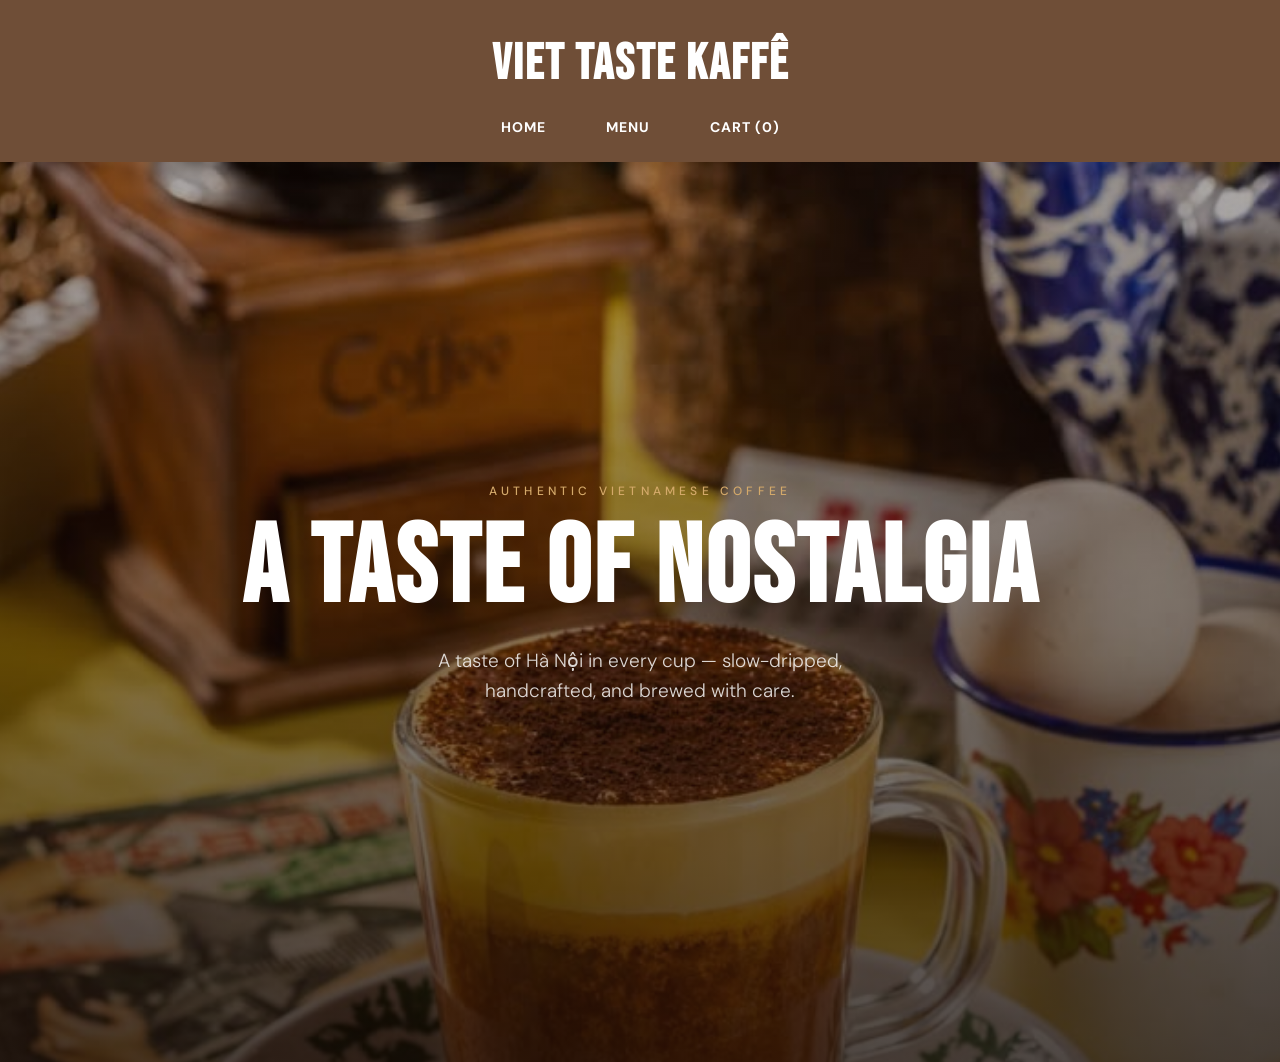
<file: index.html>
<!-- ========================================
     PRODUCT DETAIL PAGE

     Notes:
     Basic page structure follows standard HTML practice.Some advanced layout sections were refined with AI assistance and adapted for the final project.

     Technical references:
     - MDN Web Docs: Basic HTML syntax
     - MDN Web Docs: <nav> element
     - MDN Web Docs: <script> element
     - MDN Web Docs: localStorage
======================================== -->
<!DOCTYPE html>
<html lang="en">
<head>
<!-- Basic page settings -->
  <meta charset="UTF-8">
  <meta name="viewport" content="width=device-width, initial-scale=1.0">

<!-- Page title -->
  <title>Viet Taste Kaffê</title>

<!-- Link to main stylesheet -->
  <link rel="stylesheet" href="style.css">
  <script src="cart.js"></script>
</head>

<body>
<!-- Website header and navigation -->
  <header>
    <h1>Viet Taste Kaffê</h1>

    <nav>
      <a href="index.html">Home</a>
      <a href="products.html">Menu</a>
      <a href="cart.html">Cart (<span class="cart-count">0</span>)</a>
    </nav>
  </header>



    <!-- Learn from Claude.ai -->

    <!-- HERO: full-screen image + overlay text -->
    <section class="hero">
        <div class="hero-bg" id="heroBg"></div>
        <div class="hero-overlay"></div>
        <div class="hero-content">
        <p class="hero-eyebrow">Authentic Vietnamese Coffee</p>
        <h1 class="hero-title">A taste of Nostalgia</h1>
        <p class="hero-sub">A taste of Hà Nội in every cup — slow-dripped, handcrafted, and brewed with care.</p>
        
    </section>

</body>

</html>
</file>
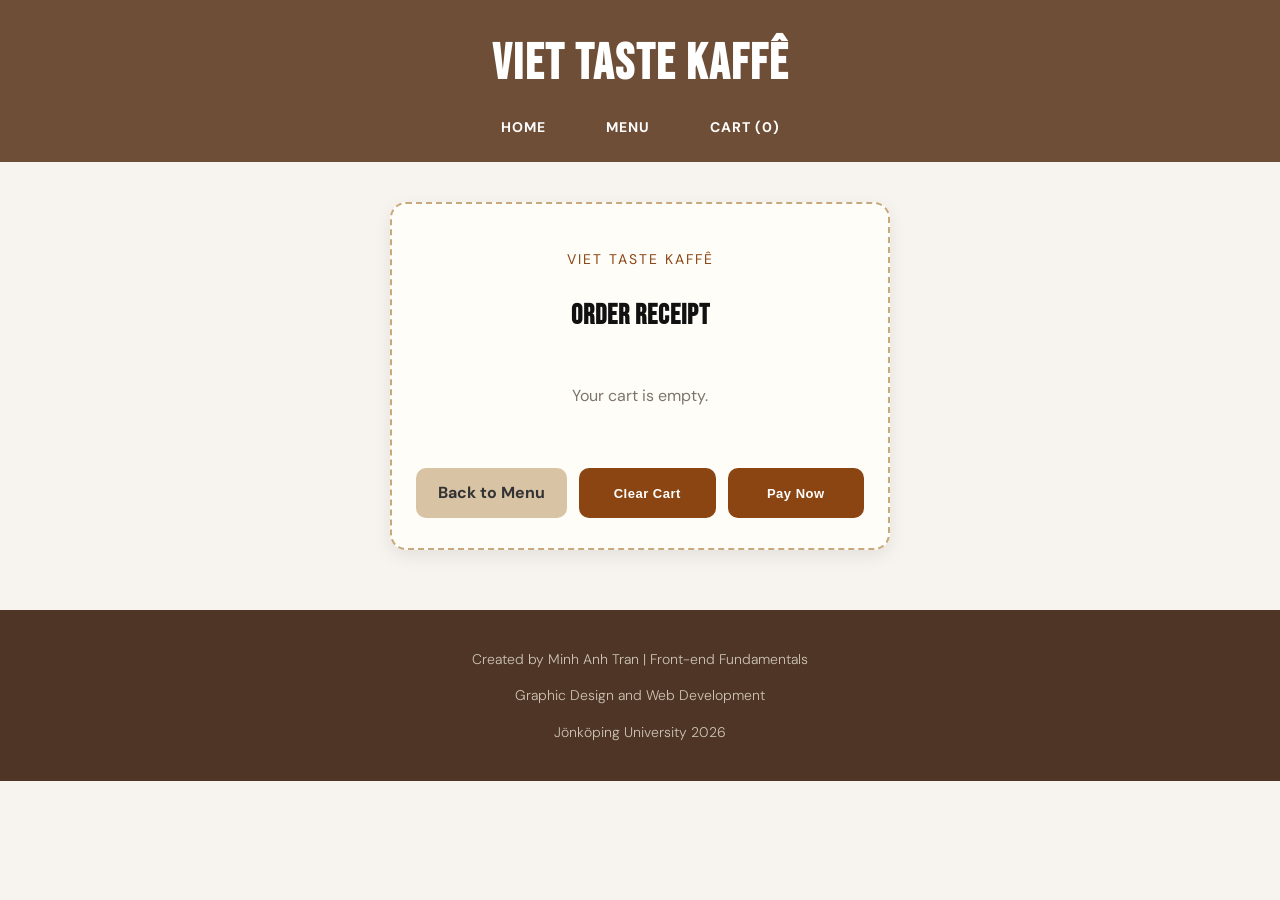
<file: cart.html>
<!DOCTYPE html>
<html lang="en">

<head>

  <!-- Basic page settings -->
  <meta charset="UTF-8">
  <meta name="viewport" content="width=device-width, initial-scale=1.0">

  <!-- Page title -->
  <title>Cart | Viet Taste Kaffê</title>

  <!-- Link to main stylesheet -->
  <link rel="stylesheet" href="style.css">

</head>

<!-- Website header and nagigation -->  

<header>
    <h1>Viet Taste Kaffê</h1>

  <!-- Navigation  -->
  <nav> 
    <a href= "index.html">Home</a>
    <a href= "products.html">Menu</a>
    <!-- Cart link with cart count number -->
    <a href="cart.html">Cart (<span class="cart-count">0</span>)</a>
  </nav>
</header>

<!-- Cart Page -->
  <main class="cart-page">
    <section class="receipt-card">
      <p class="receipt-subtitle">Viet Taste Kaffê</p>
      <h2 class="receipt-title">Order Receipt</h2>

      <div id="cart-content"></div>

      <div class="receipt-buttons">
        <a href="products.html" class="btn btn-secondary">Back to Menu</a>
        <button class="btn" onclick="clearCart(); renderCart(); updateCartCount()">
        Clear Cart
        </button>
        <button class="btn" onclick="checkout()">
        Pay Now
        </button>
      </div>
    </section>
  </main>

  <!-- Share cart data -->
  <script src="cart.js"></script>

<!-- =========================
    DISPLAY ITEMS IN CART
  ========================== -->

  <script>
    // Get current cart data from cart.js
    function renderCart() {
      const cart = getCart();
      const cartContent = document.getElementById("cart-content");

    // Cart is empty => empty message 
      if (cart.length === 0) {
        cartContent.innerHTML = `
          <div class="receipt-empty">
            <p>Your cart is empty.</p>
          </div>
        `;
        return;
      }

      // Variable for all cart items + total price
      let html = "";
      let total = 0;

      /* Loop through each product in cart */
      cart.forEach(item => {
        const subtotal = item.price * item.quantity;
        total += subtotal; // Add subtotal into final total


      // Create one cart row for each item
        html += `
        <div class="cart-row">

             <!-- Row 1: Product name + qty controls -->
                <div class="cart-row-top">
                <span class="cart-item-name">${item.name}</span>
                <div class="cart-qty-controls">
                    <button onclick="handleDecrease('${item.id}')">-</button>
                    <span>${item.quantity}</span>
                    <button onclick="handleIncrease('${item.id}')">+</button>
                </div>
                </div>

              <!-- Row 2: unit price + remove link -->
            
            <div class="cart-item-bottom">
                <span class="cart-item-unit">$${item.price}</span>
                <button class="remove-link" onclick="handleRemove('${item.id}')">
                Remove
                </button>
            </div>
            
        </div>

        <!-- Divider line between products -->
        <div class="receipt-divider"></div>
        `;
      });

      // Add final total section at the bottom
      html += `
        <div class="receipt-line total-line">
          <span>Total</span>
          <span>${total} $</span>
        </div>
      `;

      // Insert the full HTML into cart-content
      cartContent.innerHTML = html;
    }

/* =========================
    INCREASE ITEM QUANTITY
    ========================== */

    function handleIncrease(id) {
      increaseItem(id);
      renderCart();
      updateCartCount();
    }

/* =========================
    DECREASE ITEM QUANTITY
    ========================== */

    function handleDecrease(id) {
      decreaseItem(id);
      renderCart();
      updateCartCount();
    }

/* =========================
    REMOVE ITEM
    ========================== */
    function handleRemove(id) {
      removeItem(id);
      renderCart();
      updateCartCount();
    }

/* =========================
    CHECKOUT
    ========================== */
    function checkout() {
      alert("Thank you for your order!");
      clearCart();
      renderCart();
      updateCartCount();
    }

/* =========================
    INITIAL PAGE LOAD
    ========================== */
    document.addEventListener("DOMContentLoaded", renderCart);
    
  </script>

    <!-- Footer of the website -->
    <footer>
        <p>Created by Minh Anh Tran | Front-end Fundamentals</p>
        <p>Graphic Design and Web Development</p>
        <p>Jönköping University 2026</p>
    </footer>


</body>
</html>
</file>
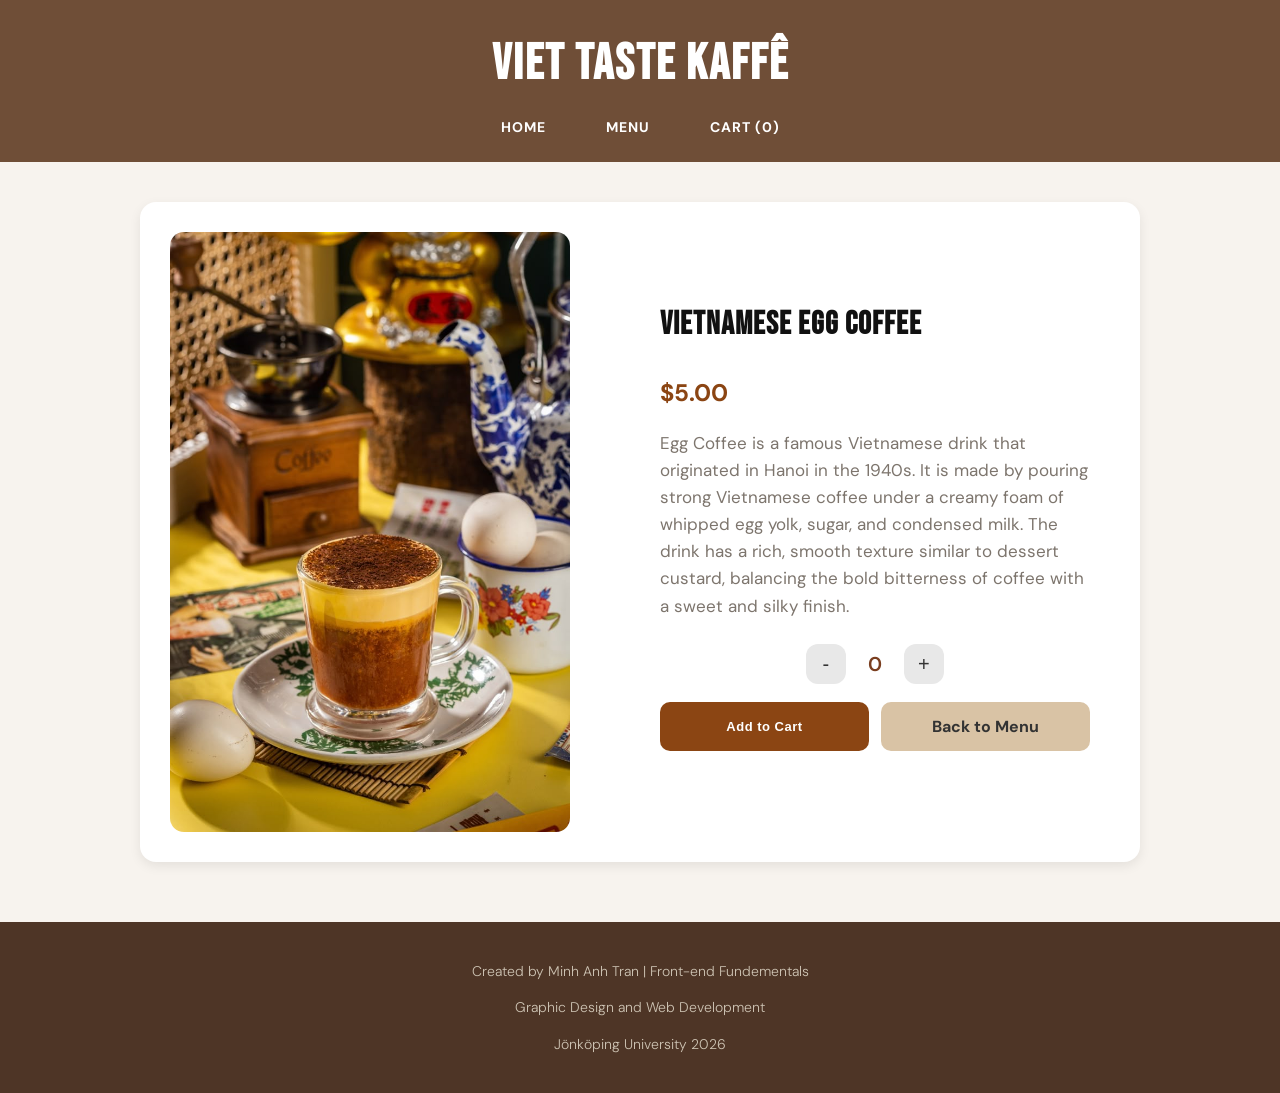
<file: product-eggcafe.html>
<!-- ======================================================
     PRODUCT DETAIL PAGE

     References:
     https://developer.mozilla.org/en-US/docs/Learn_web_development/Core/Structuring_content/Basic_HTML_syntax
     https://developer.mozilla.org/en-US/docs/Web/HTML/Element/nav
     https://developer.mozilla.org/en-US/docs/Web/API/Window/localStorage
     https://javascript.info/localstorage
     https://www.w3schools.com/js/js_api_web_storage.asp

     Notes:
     Some interface structure and JavaScript logic were
     developed with assistance from AI tools and adapted
     for this individual project.
====================================================== -->

<!DOCTYPE html>
<html lang="en">
<head>
<!-- Basic page settings -->
  <meta charset="UTF-8">
  <meta name="viewport" content="width=device-width, initial-scale=1.0">

<!-- Page title -->
  <title>Coffee Detail | Viet Taste Kaffê</title>

<!-- Link to main stylesheet -->
  <link rel="stylesheet" href="style.css">
</head>

<body>
<!-- Website header and navigation -->
  <header>
    <h1>Viet Taste Kaffê</h1>

    <nav>
      <a href="index.html">Home</a>
      <a href="products.html">Menu</a>
      <a href="cart.html">Cart (<span class="cart-count">0</span>)</a>
    </nav>
  </header>

<!-- Product Detail -->
  <main class="product-detail-page">
    
    <section class="product-detail">
      
      <!-- Left: Image -->
      <div class="product-detail-image">
        <img src="images/EggCoffee.jpeg" alt="Vietnamese Egg Coffee">
      </div>

      <!-- Right: Info -->
      <div class="product-detail-info">
        <h2>Vietnamese Egg Coffee</h2>
        <p class="price">$5.00</p>
        <p class="description">
        Egg Coffee is a famous Vietnamese drink that originated in Hanoi in the 1940s. 
        It is made by pouring strong Vietnamese coffee under a creamy foam of whipped 
        egg yolk, sugar, and condensed milk. The drink has a rich, smooth texture 
        similar to dessert custard, balancing the bold bitterness of coffee with a 
        sweet and silky finish.
        </p>

        <div class="quantity-box">
          <div class="quantity-control">
              <button type="button" onclick="decreaseCardQty('egg-coffee')">-</button>
              <span id="qty-egg-coffee">0</span>
              <button type="button" onclick="increaseCardQty('egg-coffee')">+</button>
          </div>
        </div>

        <div class="product-detail-buttons">
          <button class="btn" onclick="addCardToCart('egg-coffee', 'Vietnamese Egg Coffee', 5)">Add to Cart</button>
          <a href="products.html" class="btn btn-secondary">Back to Menu</a>
        </div>
        
      </div>

    </section>

      <script src="cart.js"></script>

      <script>
      function increaseCardQty(id) {
          const el = document.getElementById("qty-" + id);
          let qty = Number(el.textContent);
          qty++;
          el.textContent = qty;
      }

      function decreaseCardQty(id) {
          const el = document.getElementById("qty-" + id);
          let qty = Number(el.textContent);

          if (qty > 1) {
          qty--;
          }

          el.textContent = qty;
      }

      function addCardToCart(id, name, price) {
          const qty = Number(document.getElementById("qty-" + id).textContent);

          addToCartWithQty(id, name, price, qty);
          updateCartCount();
      }
      </script>
    
  </main>

</body>

<!-- Footer of the website -->
<footer>
    <p>Created by Minh Anh Tran | Front-end Fundementals</p>
    <p>Graphic Design and Web Development</p>
    <p>Jönköping University 2026</p>
</footer>
</file>
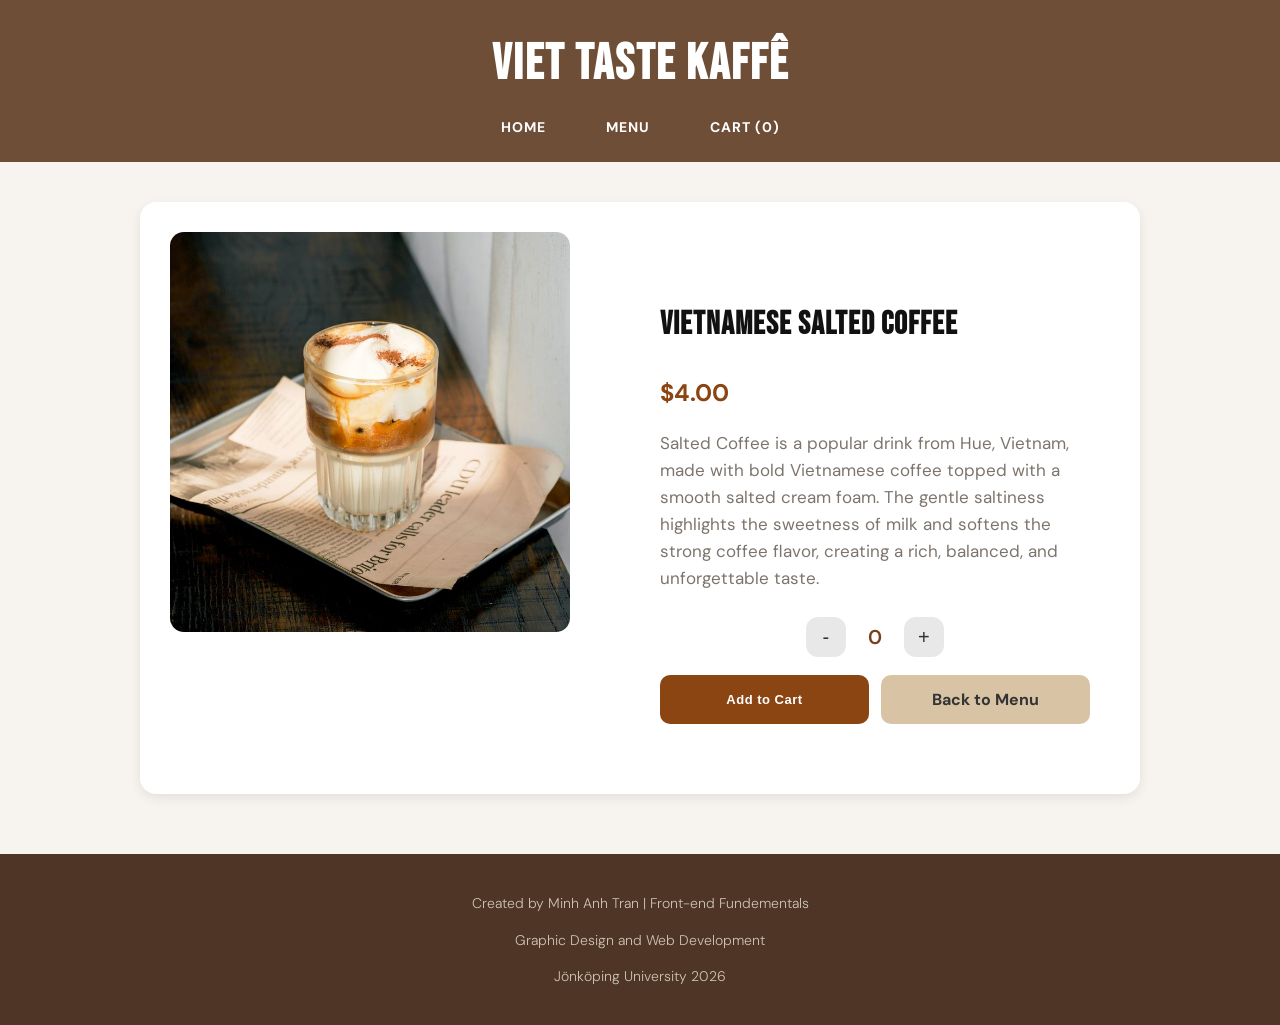
<file: product-saltcafe.html>
<!-- ======================================================
     PRODUCT DETAIL PAGE

     References:
     https://developer.mozilla.org/en-US/docs/Learn_web_development/Core/Structuring_content/Basic_HTML_syntax
     https://developer.mozilla.org/en-US/docs/Web/HTML/Element/nav
     https://developer.mozilla.org/en-US/docs/Web/API/Window/localStorage
     https://javascript.info/localstorage
     https://www.w3schools.com/js/js_api_web_storage.asp

     Notes:
     Some interface structure and JavaScript logic were
     developed with assistance from AI tools and adapted
     for this individual project.
====================================================== -->

<!DOCTYPE html>
<html lang="en">
<head>
  <meta charset="UTF-8">
  <meta name="viewport" content="width=device-width, initial-scale=1.0">
  <title>Product Detail | Viet Taste Kaffê</title>
  <link rel="stylesheet" href="style.css">
</head>

<body>  
<!-- Header -->
  <header>
    <h1>Viet Taste Kaffê</h1>
    <nav>
      <a href="index.html">Home</a>
      <a href="products.html">Menu</a>
      <a href="cart.html">Cart (<span class="cart-count">0</span>)</a>
    </nav>
  </header>

  <!-- Product Detail -->
  <main class="product-detail-page">
    <section class="product-detail">
      
      <!-- Left: Image -->
      <div class="product-detail-image">
        <img src="images/Salt.jpeg" alt="Vietnamese Salted Coffee">
      </div>

  <!-- Right: Info -->
      <div class="product-detail-info">
        <h2>Vietnamese Salted Coffee</h2>
        <p class="price">$4.00</p>
        <p class="description">
        Salted Coffee is a popular drink from Hue, Vietnam, made with bold Vietnamese 
        coffee topped with a smooth salted cream foam. The gentle saltiness highlights 
        the sweetness of milk and softens the strong coffee flavor, creating a rich, 
        balanced, and unforgettable taste.

        </p>

       <!-- Buttons -->
        <div class="quantity-box">
          <div class="quantity-control">
              <button type="button" onclick="decreaseCardQty('salt-coffee')">-</button>
              <span id="qty-salt-coffee">0</span>
              <button type="button" onclick="increaseCardQty('salt-coffee')">+</button>
          </div>
        </div>

        <div class="product-detail-buttons">
          <button class="btn" onclick="addCardToCart('salt-coffee', 'Salted Coffee', 4)">Add to Cart</button>
          <a href="products.html" class="btn btn-secondary">Back to Menu</a>
        </div>
        
      </div> 

      <script src="cart.js"></script>

        <script>
        function increaseCardQty(id) {
            const el = document.getElementById("qty-" + id);
            let qty = Number(el.textContent);
            qty++;
            el.textContent = qty;
        }
    
        function decreaseCardQty(id) {
            const el = document.getElementById("qty-" + id);
            let qty = Number(el.textContent);
    
            if (qty > 0) {
            qty--;
            }
    
            el.textContent = qty;
        }
    
        function addCardToCart(id, name, price) {
            const qty = Number(document.getElementById("qty-" + id).textContent);
    
            addToCartWithQty(id, name, price, qty);
            updateCartCount();
        }
        </script>

    </section>

  </main>

</body>

<!-- Footer of the website -->
<footer>
    <p>Created by Minh Anh Tran | Front-end Fundementals</p>
    <p>Graphic Design and Web Development</p>
    <p>Jönköping University 2026</p>
</footer>


</html>
</file>
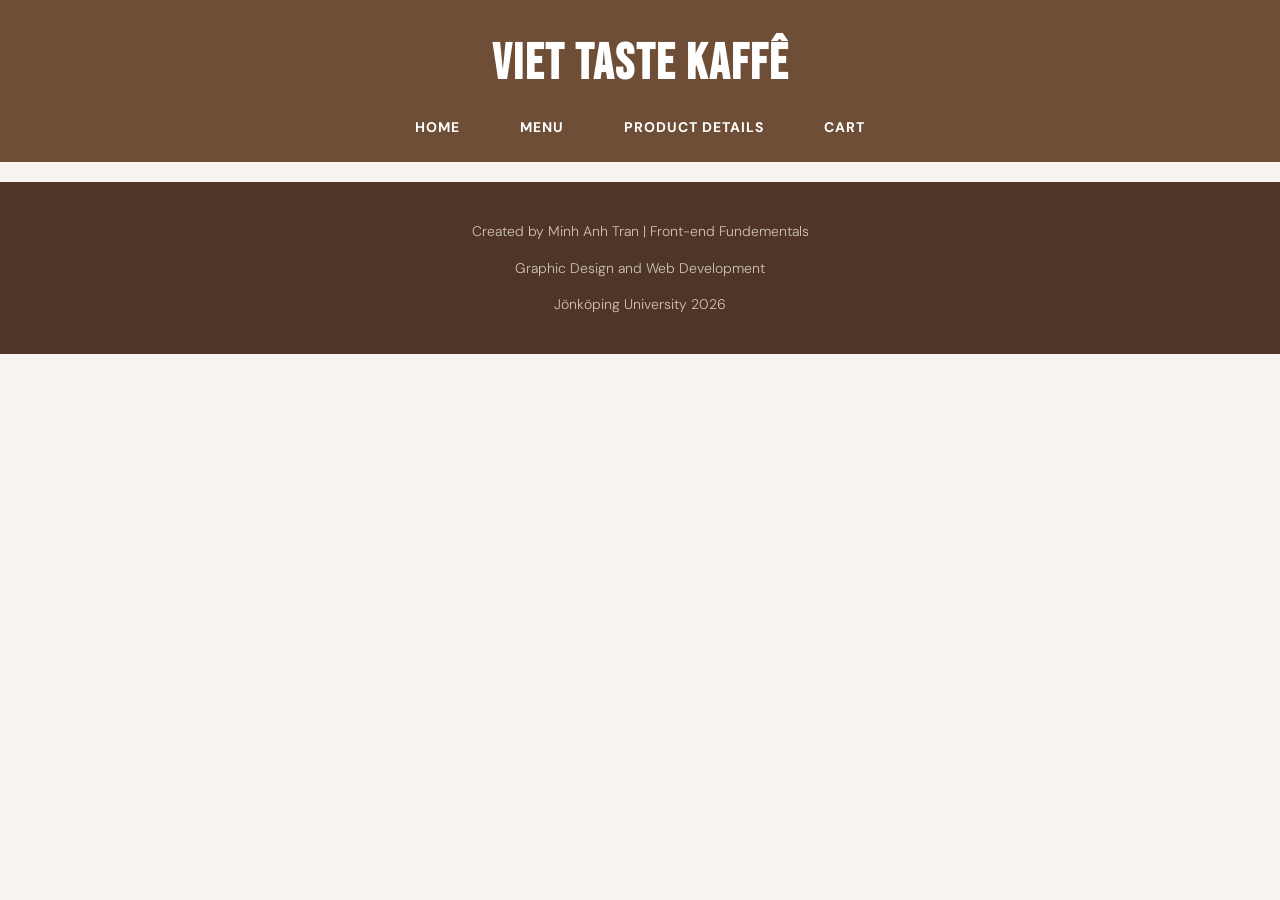
<file: product.html>
<!DOCTYPE html>
<html lang="en">
<head>
  <!-- Basic page settings -->
  <meta charset="UTF-8">
  <meta name="viewport" content="width=device-width, initial-scale=1.0">

  <!-- Page title -->
  <title>Coffee Detail | Viet Taste Kaffê</title>

  <!-- Link to main stylesheet -->
  <link rel="stylesheet" href="style.css">
</head>

 <!-- Website header and navigation -->
 <header>
    <h1>Viet Taste Kaffê</h1>

    <nav>
      <a href="index.html">Home</a>
      <a href="products.html">Menu</a>
      <a href="product.html">Product Details</a>
      <a href="cart.html">Cart</a>
    </nav>
 </header>








<!-- Footer of the website -->
<footer>
    <p>Created by Minh Anh Tran | Front-end Fundementals</p>
    <p>Graphic Design and Web Development</p>
    <p>Jönköping University 2026</p>
</footer>
</file>
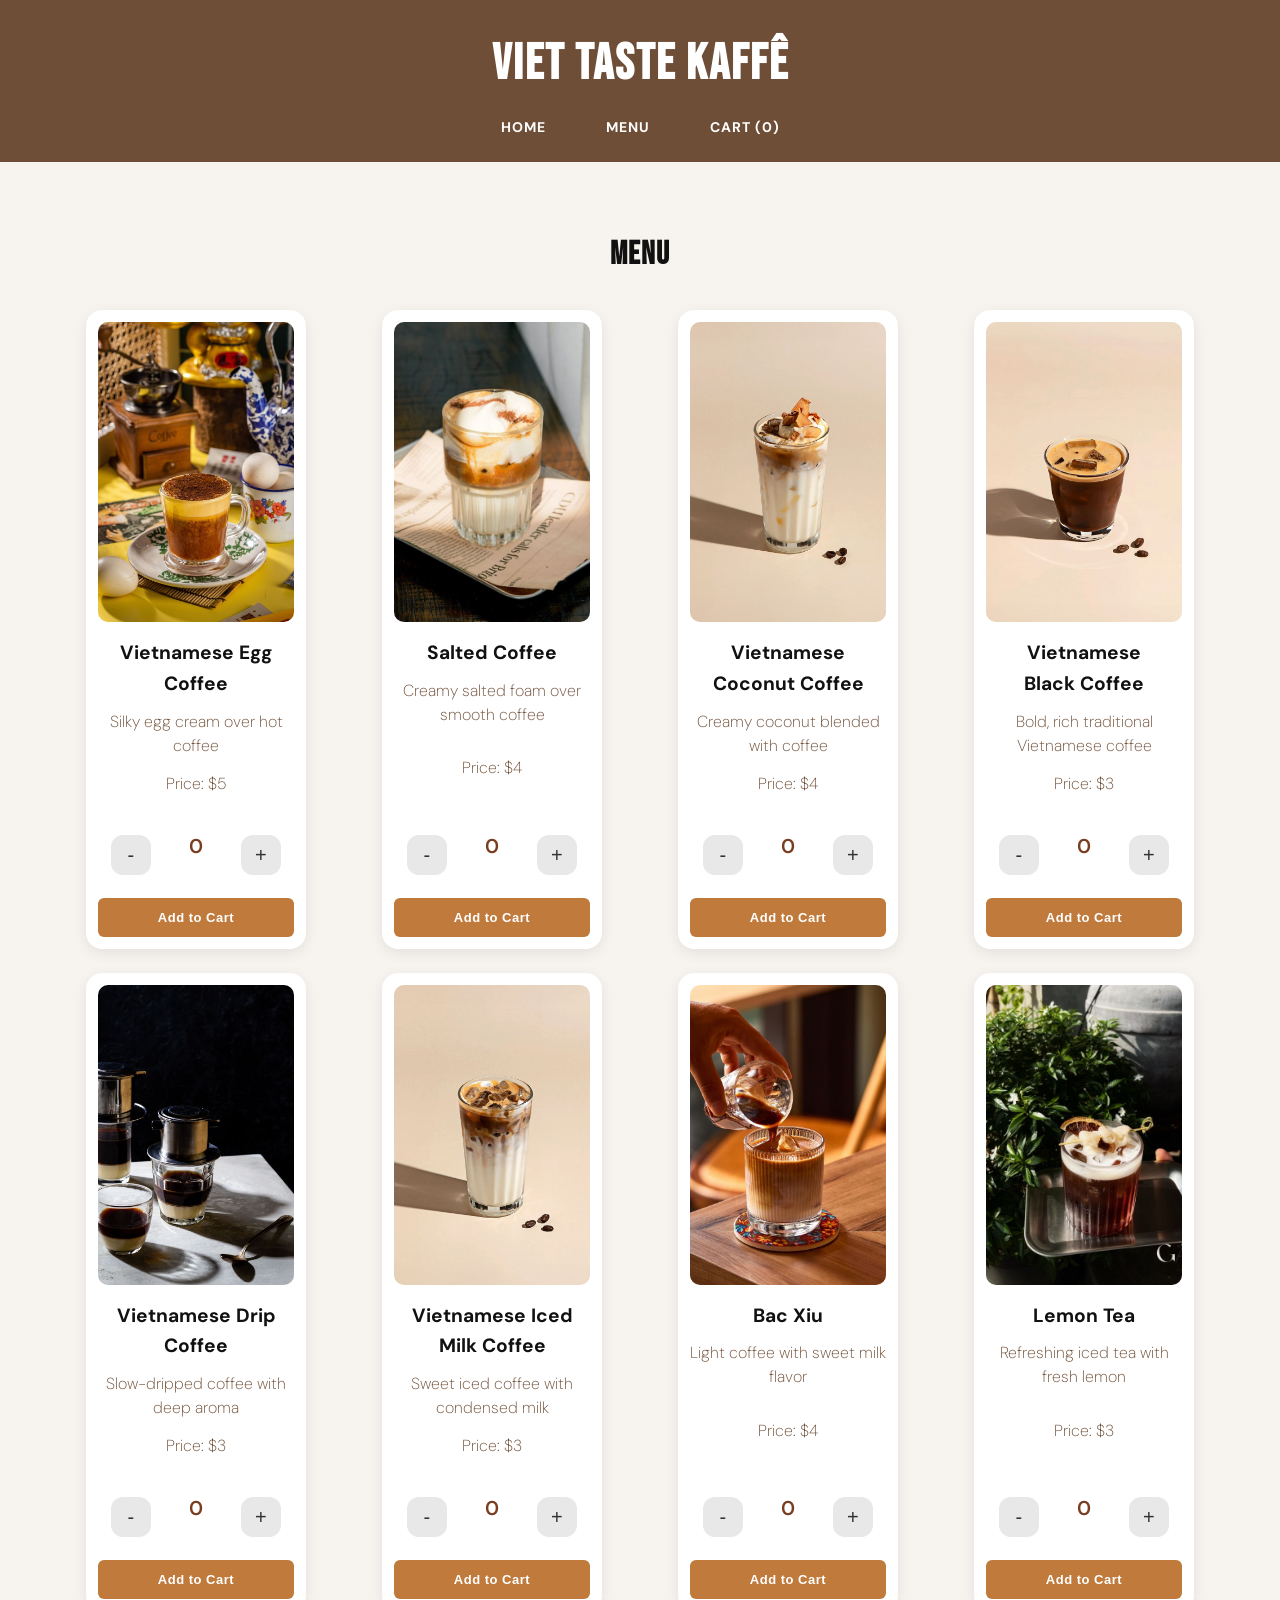
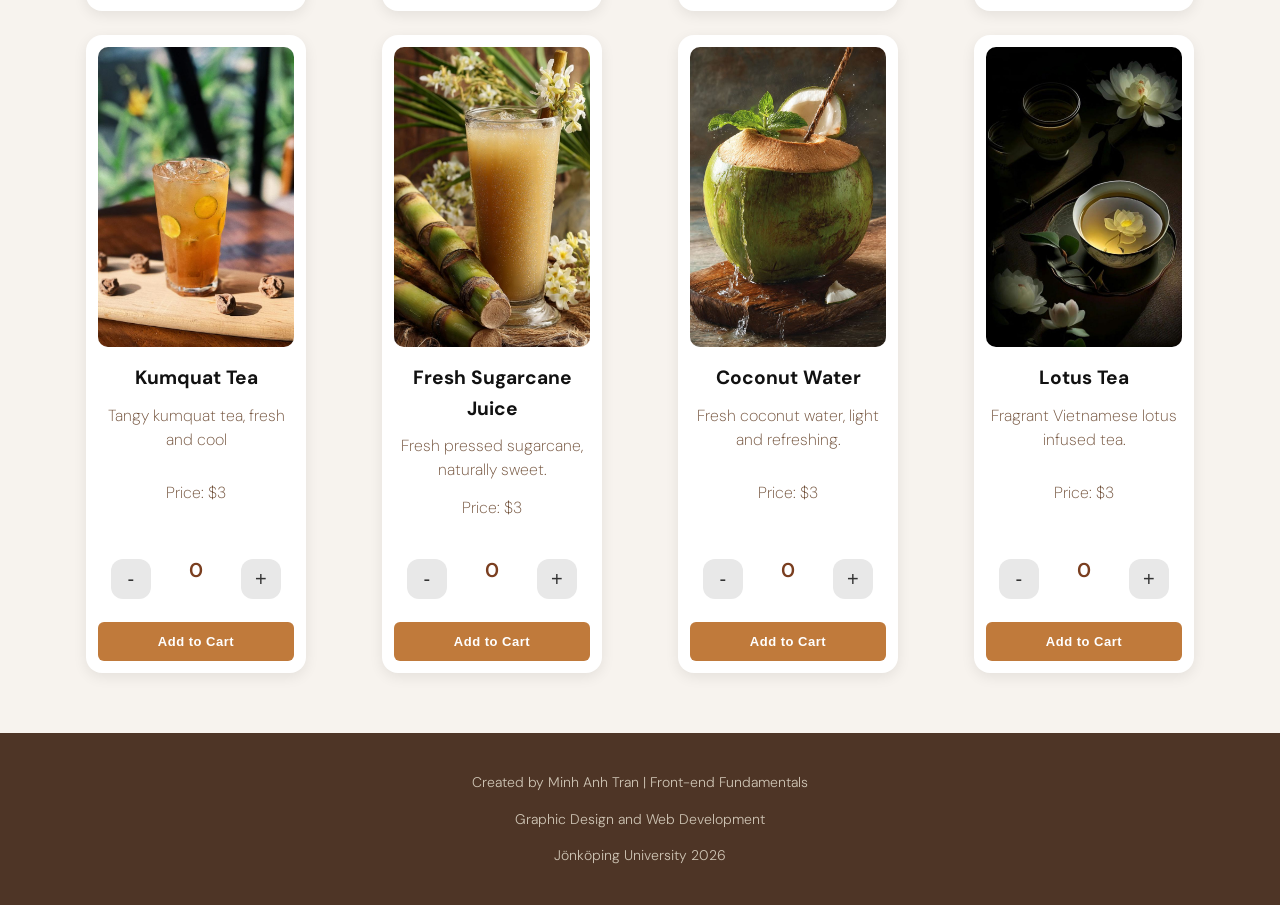
<file: products.html>
<!-- ======================================================
     PRODUCTS PAGE
     Technical References:
     https://developer.mozilla.org/en-US/docs/Learn_web_development/Core/Structuring_content/Basic_HTML_syntax

     https://developer.mozilla.org/en-US/docs/Web/HTML/Element/nav

     https://developer.mozilla.org/en-US/docs/Web/API/Document/getElementById

     https://developer.mozilla.org/en-US/docs/Web/API/Window/localStorage

     https://developer.mozilla.org/en-US/docs/Web/JavaScript/Reference/Global_Objects/Array/find

     https://javascript.info/localstorage

     https://www.w3schools.com/js/js_api_web_storage.asp

     Notes:
     Some UI layout ideas and JavaScript logic were
     developed with AI assistance and adapted for
     this individual project.
====================================================== -->
<!DOCTYPE html>
<html lang="en">
<head>

  <!-- Basic page settings -->
  <meta charset="UTF-8">
  <meta name="viewport" content="width=device-width, initial-scale=1.0">

  <!-- Page title -->
    <title>Menu | Viet Taste Kaffê</title>
    
    <!-- Link to main stylesheet -->
    <link rel="stylesheet" href="style.css">

</head>

<body>
    <!-- Website header and navigation -->
    <header> 
        <h1>Viet Taste Kaffê</h1>
        
        <!-- Navigation -->
        <nav> 
        <a href= "index.html">Home</a>
        <a href= "products.html">Menu</a>
        <a href="cart.html">Cart (<span class="cart-count">0</span>)</a>
        </nav>
        
    </header>

<!-- Main content area for the products page -->
<main>
  <h2>Menu</h2>

    <div class="product-grid">

         <div class="product-card">
            <a href="product-eggcafe.html">
                <img src="images/EggCoffee.jpeg" alt="Vietnamese Egg Coffee">
            </a>
           
            <h3>Vietnamese Egg Coffee</h3>
            <p>Silky egg cream over hot coffee</p>
            <p>Price: $5</p>
           
           <!-- Quantity control of Egg coffee -->
            <div class="quantity-box">
                <div class="quantity-control">
                    <button type="button" onclick="decreaseCardQty('egg-coffee')">-</button>
                    <span id="qty-egg-coffee">0</span>
                    <button type="button" onclick="increaseCardQty('egg-coffee')">+</button>
                </div>
            </div>

            <button type="button" onclick="addCardToCart('egg-coffee', 'Vietnamese Egg Coffee', 5)">
            Add to Cart
            </button>
           
        </div>

        <div class="product-card">
            <a href="product-saltcafe.html">
                <img src="images/Salt.jpeg" alt="Salted Coffee">
            </a>            
            
            <h3>Salted Coffee</h3>
            <p>Creamy salted foam over smooth coffee</p>
            <p>Price: $4</p>

            <!-- Quantity control of Salted coffee -->
            <div class="quantity-box">
                <div class="quantity-control">
                    <button type="button" onclick="decreaseCardQty('salt-coffee')">-</button>
                    <span id="qty-salt-coffee">0</span>
                    <button type="button" onclick="increaseCardQty('salt-coffee')">+</button>
                </div>
            </div>

            <button type="button" onclick="addCardToCart('salt-coffee', 'Salted Coffee', 4)">
            Add to Cart
            </button>

        </div>

        <div class="product-card">
            <img src="images/Coconut.jpeg" alt="Vietnamese Coconut Coffee">
            <h3>Vietnamese Coconut Coffee</h3>
            <p>Creamy coconut blended with coffee</p>
            <p>Price: $4</p>

            <!-- Quantity control of Coconut coffee -->
            <div class="quantity-box">
                <div class="quantity-control">
                    <button type="button" onclick="decreaseCardQty('coconut-coffee')">-</button>
                    <span id="qty-coconut-coffee">0</span>
                    <button type="button" onclick="increaseCardQty('coconut-coffee')">+</button>
                </div>
            </div>
            
            <button type="button" onclick="addCardToCart('coconut-coffee', 'Vietnamese Coconut Coffee', 4)">
            Add to Cart
            </button>

        </div>
        
        <div class="product-card">
            <img src="images/VNBlackCoffee.jpeg" alt="Vietnamese Black Coffee">
            <h3>Vietnamese Black Coffee</h3>
            <p>Bold, rich traditional Vietnamese coffee</p>
            <p>Price: $3</p>
            
            <!-- Quantity control of Vietnamese Black Coffee -->
            <div class="quantity-box">
                <div class="quantity-control">
                    <button type="button" onclick="decreaseCardQty('black-coffee')">-</button>
                    <span id="qty-black-coffee">0</span>
                    <button type="button" onclick="increaseCardQty('black-coffee')">+</button>
                </div>
            </div>

            <button type="button" onclick="addCardToCart('black-coffee', 'Vietnamese Black Coffee', 3)">
            Add to Cart
            </button>
          
        </div>

        <div class="product-card">
            <img src="images/VNDrip.jpeg" alt="Vietnamese Drip Coffee">
            <h3>Vietnamese Drip Coffee</h3>
            <p>Slow-dripped coffee with deep aroma</p>
            <p>Price: $3</p>

            <!-- Quantity control of Vietnamese Drip Coffee -->
            <div class="quantity-box">
                <div class="quantity-control">
                    <button type="button" onclick="decreaseCardQty('drip-coffee')">-</button>
                    <span id="qty-drip-coffee">0</span>
                    <button type="button" onclick="increaseCardQty('drip-coffee')">+</button>
                </div>
            </div>

            <button type="button" onclick="addCardToCart('drip-coffee', 'Vietnamese Drip Coffee', 3)">
            Add to Cart
            </button>
          
        </div>

        <div class="product-card">
            <img src="images/IcedMilk.jpeg" alt="Vietnamese Iced Milk Coffee">
            <h3>Vietnamese Iced Milk Coffee</h3>
            <p>Sweet iced coffee with condensed milk</p>
            <p>Price: $3</p>
            
            <!-- Quantity control of Vietnamese Iced Milk Coffee -->
            <div class="quantity-box">
                <div class="quantity-control">
                    <button type="button" onclick="decreaseCardQty('iced-milk-coffee')">-</button>
                    <span id="qty-iced-milk-coffee">0</span>
                    <button type="button" onclick="increaseCardQty('iced-milk-coffee')">+</button>
                </div>
            </div>
            
            <button type="button" onclick="addCardToCart('iced-milk-coffee', 'Vietnamese Iced Milk Coffee', 3)">
            Add to Cart
            </button>
          
        </div>


        <div class="product-card">
            <img src="images/BacXiu.jpeg" alt="Bac Xiu">
            <h3>Bac Xiu</h3>
            <p>Light coffee with sweet milk flavor</p>
            <p>Price: $4</p>

            <!-- Quantity control of Bac Xiu -->
            <div class="quantity-box">
                <div class="quantity-control">
                    <button type="button" onclick="decreaseCardQty('bac-xiu')">-</button>
                    <span id="qty-bac-xiu">0</span>
                    <button type="button" onclick="increaseCardQty('bac-xiu')">+</button>
                </div>
            </div>
            
            <button type="button" onclick="addCardToCart('bac-xiu', 'Bac Xiu', 4)">
            Add to Cart
            </button>
          
        </div>

        <div class="product-card">
            <img src="images/LemonTea.jpeg" alt="Lemon Tea">
            <h3>Lemon Tea</h3>
            <p>Refreshing iced tea with fresh lemon</p>
            <p>Price: $3</p>
            
            <!-- Quantity control of Lemon Tea -->
            <div class="quantity-box">
                <div class="quantity-control">
                    <button type="button" onclick="decreaseCardQty('lemon-tea')">-</button>
                    <span id="qty-lemon-tea">0</span>
                    <button type="button" onclick="increaseCardQty('lemon-tea')">+</button>
                </div>
            </div>
            
            <button type="button" onclick="addCardToCart('lemon-tea', 'Lemon Tea', 3)">
            Add to Cart
            </button>
          
        </div>

        <div class="product-card">
            <img src="images/KumquatTea.jpeg" alt="Kumquat Tea">
            <h3>Kumquat Tea</h3>
            <p>Tangy kumquat tea, fresh and cool</p>
            <p>Price: $3</p>
           
            <!-- Quantity control of Kumquat Tea -->
            <div class="quantity-box">
                <div class="quantity-control">
                    <button type="button" onclick="decreaseCardQty('kumquat-tea')">-</button>
                    <span id="qty-kumquat-tea">0</span>
                    <button type="button" onclick="increaseCardQty('kumquat-tea')">+</button>
                </div>
            </div>
            
            <button type="button" onclick="addCardToCart('kumquat-tea', 'Kumquat Tea', 3)">
            Add to Cart
            </button>
          
        </div>

         <div class="product-card">
            <img src="images/SugarCane.jpg" alt="Fresh Sugarcane Juice">
            <h3>Fresh Sugarcane Juice</h3>
            <p>Fresh pressed sugarcane, naturally sweet.</p>
            <p>Price: $3</p>

            <!-- Quantity control of Fresh Sugarcane Juice -->
            <div class="quantity-box">
                <div class="quantity-control">
                    <button type="button" onclick="decreaseCardQty('sugar-cane')">-</button>
                    <span id="qty-sugar-cane">0</span>
                    <button type="button" onclick="increaseCardQty('sugar-cane')">+</button>
                </div>
            </div>

            <button type="button" onclick="addCardToCart('sugar-cane', 'Fresh Sugarcane Juice', 3)">
            Add to Cart
            </button>
           
        </div>

        <div class="product-card">
            <img src="images/CoconutWater.jpg" alt="Coconut Water">
            <h3>Coconut Water</h3>
            <p>Fresh coconut water, light and refreshing.</p>
            <p>Price: $3</p>
            
            <!-- Quantity control of Coconut Water -->
            <div class="quantity-box">
                <div class="quantity-control">
                    <button type="button" onclick="decreaseCardQty('coconut-water')">-</button>
                    <span id="qty-coconut-water">0</span>
                    <button type="button" onclick="increaseCardQty('coconut-water')">+</button>
                </div>
            </div>
            
            <button type="button" onclick="addCardToCart('coconut-water', 'Coconut Water', 3)">
            Add to Cart
            </button>
          
        </div>

        <div class="product-card">
            <img src="images/LotusTea.jpg" alt="Lotus Tea">
            <h3>Lotus Tea</h3>
            <p>Fragrant Vietnamese lotus infused tea.</p>
            <p>Price: $3</p>
            
            <!-- Quantity control of Lotus Tea -->
            <div class="quantity-box">
                <div class="quantity-control">
                    <button type="button" onclick="decreaseCardQty('lotus-tea')">-</button>
                    <span id="qty-lotus-tea">0</span>
                    <button type="button" onclick="increaseCardQty('lotus-tea')">+</button>
                </div>
            </div>

            <button type="button" onclick="addCardToCart('lotus-tea', 'Lotus Tea', 3)">
            Add to Cart
            </button>
          
        </div>
    
    </div>

    <script src="cart.js"></script>

    <script>
      function increaseCardQty(id) {
          const el = document.getElementById("qty-" + id);
          let qty = Number(el.textContent);
          qty++;
          el.textContent = qty;
      }
  
      function decreaseCardQty(id) {
          const el = document.getElementById("qty-" + id);
          let qty = Number(el.textContent);
  
          if (qty > 0) {
          qty--;
          }
  
          el.textContent = qty;
      }
  
      function addCardToCart(id, name, price) {
          const qty = Number(document.getElementById("qty-" + id).textContent);
  
          addToCartWithQty(id, name, price, qty);
          updateCartCount();
      }
    </script>

</main>
    <!-- Footer of the website -->
    <footer>
        <p>Created by Minh Anh Tran | Front-end Fundamentals</p>
        <p>Graphic Design and Web Development</p>
        <p>Jönköping University 2026</p>
    </footer>
</body>



</html>
</file>
<file: style.css>
/* ========================================
   STYLE.CSS — Viet Taste Kaffê

   Technical references used in this file:
   - MDN Web Docs (CSS reference)
     https://developer.mozilla.org/en-US/docs/Web/CSS
   - Google Fonts
     https://fonts.google.com/
   - Bootstrap Examples (UI layout reference)
     https://getbootstrap.com/docs/5.3/examples/
   - MDN Web Docs: background-size / background-position
     https://developer.mozilla.org/en-US/docs/Web/CSS/background-size
     https://developer.mozilla.org/en-US/docs/Web/CSS/background-position
   - MDN Web Docs: linear-gradient()
     https://developer.mozilla.org/en-US/docs/Web/CSS/gradient/linear-gradient
   - MDN Web Docs: CSS animations / @keyframes
     https://developer.mozilla.org/en-US/docs/Web/CSS/CSS_animations
     https://developer.mozilla.org/en-US/docs/Web/CSS/@keyframes

   Notes:
   Some layout ideas were inspired by online UI examples
   and adapted for this individual academic project.
======================================== */

/* Import Google Fonts for titles and body text */
@import url('https://fonts.googleapis.com/css2?family=Bebas+Neue&family=DM+Sans:wght@300;400;500;700&display=swap');


/* Global design variables: colors, fonts, spacing and animation */
:root {
  --black: #111111;
  --white: #f7f3ee;
  --cream: #cec4b4;
  --brown: #6f4e37;
  --brown-dark: #4e3526;
  --accent: #c07a3b;
  --gray: #7d756d;
  --border: #ddd4c8;

  --font-title: 'Bebas Neue', sans-serif;
  --font-body: 'DM Sans', sans-serif;

  --radius: 6px;
  --shadow: 0 4px 18px rgba(0, 0, 0, 0.08);
  --transition: 0.25s ease;
}


/* Apply box sizing to all elements for easier layout calculations */
* {
  box-sizing: border-box;
}

/* Basic page styling: background, font and text spacing */
    body {
    margin: 0;
    font-family: var(--font-body);
    background-color: var(--white);
    color: var(--black);
    line-height: 1.6;
    }

/* Header section containing the site title and navigation */
    header {
    background-color: var(--brown);
    color: white;
    text-align: center;
    padding: 24px 10px;
    opacity: 100%;
    }

/* Main website title styling */
    header h1 {
    margin: 0 0 12px;
    font-family: var(--font-title);
    font-size: 50px;
    letter-spacing: 2px;
    }

/* Navigation bar styling */
    nav {
    display: flex;
    justify-content: center;
    flex-wrap: wrap;
    gap: 60px;
    }

/* Navigation links styling */
    nav a {
    color: white;
    text-decoration: none;
    font-size: 14px;
    font-weight: 700;
    letter-spacing: 1px;
    text-transform: uppercase;
    transition: color var(--transition);
    }

/* Main content container */
main {
  max-width: 1200px;
  margin: 0 auto;
}

/* Section title styling */
main h2 {
  text-align: center;
  font-family: var(--font-title);
  font-size: 20px;
  letter-spacing: 1px;
  margin-bottom: 12px;
}


/* Section description text */
main p {
  text-align: center;
  color: var(--gray);
}

/* Button styling */
    button {
    background-color: var(--accent);
    color: white;
    border: none;
    padding: 12px 18px;
    border-radius: var(--radius);
    font-size: 13px;
    font-weight: 700;
    letter-spacing: 0.5px;
    cursor: pointer;
    transition: background-color var(--transition), transform var(--transition);
    }

/* Product grid layout using CSS Grid */
.products-grid {
  display: grid;
  grid-template-columns: repeat(auto-fit, minmax(250px, 1fr));
  gap: 24px;
  margin-top: 32px;
}

/* Individual product card styling */
    /* Product card box */
    .product-card {
    background: white;
    padding: 12px;
    border-radius: 12px;   
    width: 220px;          
    text-align: center;
    margin: auto;
    }

    /* Product image */
    .product-card img {
    width: 100%;
    height: auto;
    border-radius: 10px;   
    }

    .product-card {
    box-shadow: 0 4px 10px rgba(0,0,0,0.1);
    }


/* Footer styling */
    footer {
    font-family: var(--font-body);
    background-color: var(--brown-dark);
    color: var(--cream);
    text-align: center;
    padding: 24px 16px;
    margin-top: 20px;  
    font-size: 14px;
    font-weight: 300; 
    }

/* ===== MENU PAGE ===== */

/* Main content container for the menu page */
    main {
    padding: 40px 20px;
    max-width: 1200px;
    margin: 0 auto;
    }

    main h2 {
    text-align: center;
    margin-bottom: 30px;
    font-size: 2rem;
    }

/* ===== PRODUCTS' CARDS STYLING ===== */

    /* Product card container */
    .product-card {
    background: #fff;
    border-radius: 16px;
    overflow: hidden;
    box-shadow: 0 4px 14px rgba(0,0,0,0.08);
    display: flex;
    flex-direction: column;
    height: 100%;
    min-height: 420px;
    transition: transform 0.2s ease, box-shadow 0.2s ease;
    }

    /* Product image */
    .product-card img {
    width: 100%;
    height: 300px;
    object-fit: cover;  
    display: block;
    }

    /* Products' names */
    .product-card h3 { 
    font-size: 1.2rem;
    margin: 16px 16px 10px;
    } 

    /* Products' descriptions */
    .product-card p {
    margin: 0 16px 16px;
    color: #555;
    line-height: 1.5;
    flex-grow: 1;   
    }
    
    .product-card span {
    margin: 0 16px 18px;
    font-weight: bold;
    color: #7a3b1d;
    font-size: 1rem;
    }

    /* Product price styling */
    .product-card p {
    margin: 0 0 14px;
    color: var(--brown);
    font-weight: 200; 
}

/* ===== PRODUCTS' CARDS GRID ===== */
   
    .product-grid {
    display: grid;
    grid-template-columns: repeat(4, 1fr);
    gap: 24px;
    }

/* ==== EFFECTS ==== */  

    /* Navigation hover effect - tí add */
        nav a:hover {
        color: var(--cream);
        }


    /* Hover animation for product cards */
    .product-card:hover {
    transform: translateY(-4px);
    box-shadow: 0 8px 18px rgba(0,0,0,0.12);
    }

    /* Button hover animation */
        button:hover {
        background-color: var(--brown-dark);
        transform: translateY(-1px);
        }


/* ===== RESPONSIVE ===== */
    /* Desktop > 1024px
    Tablet 768px – 1024px
    Mobile < 768px */

    /* Laptop */
    @media (max-width: 1024px) {
    .product-grid {
        grid-template-columns: repeat(3, 1fr);
    }
    }

    /* Tablet */
    @media (max-width: 768px) {
    .product-grid {
        grid-template-columns: repeat(2, 1fr);
    }

    .product-card img {
        height: 200px;
    }
    }

    /* Mobile */
    @media (max-width: 480px) {
    .product-grid {
        grid-template-columns: 1fr;
    }

    .product-card img {
        height: 220px;
    }
    }

/* ===== PRODUCT DETAIL PAGE ===== */

.product-detail-page {
      padding: 40px 20px;
    }

    .product-detail-info h2 {
        font-family: var(--font-title);
        font-size: 28px;
        margin-bottom: 16px;
        text-align: left;
        }

    /* Main detail layout: image on left, text on right */
      .product-detail {
        display: flex;
        align-items: flex-start;
        gap: 40px;
        max-width: 1000px;
        margin: 0 auto;
        background: #fff;
        padding: 30px;
        border-radius: 16px;
        box-shadow: 0 4px 12px rgba(0, 0, 0, 0.08);
      }

    /* Left side image */
        .product-detail-image {
          flex: 1;
        }

    .product-detail-image img {
    width: 100%;
    max-width: 400px;
    border-radius: 14px;
    display: block;
    }

/* Right side text */
    .product-detail-info {
    flex: 1;
    margin: 40px 20px;
    }

    .product-detail-info h2 {
    font-size: 32px;
    margin-bottom: 10px;
    }

    .product-detail-info .price {
    font-size: 24px;
    font-weight: bold;
    color: #8b4513;
    margin-bottom: 16px;
    text-align: left;
    }

    .product-detail-info .description {
    font-size: 17px;
    line-height: 1.6;
    margin-bottom: 24px;
    text-align: left;
    }

/* Buttons under description */
    .product-detail-buttons {
    text-align: left;
    display: flex;
    gap: 15px;
    flex-wrap: wrap;
    }

    /* Button style */
    .btn {
    display: inline-block;
    padding: 12px 22px;
    background: #8b4513;
    color: white;
    text-decoration: none;
    border-radius: 10px;
    font-weight: bold;
    }

    .btn:hover {
    background: #6f3510;
    }

    .btn-secondary {
    background: #d9c3a5;
    color: #333;
    }

    .btn-secondary:hover {
    background: #c9ae89;
    }

/* Quantity button styling */
    .quantity-box {
    margin-top: 20px;
    }

    .quantity-control{
    display:flex;
    align-items:center;
    justify-content:center;
    gap:14px;
    margin-bottom:18px;
    }

    .quantity-control button {
    width: 32px;
    height: 32px;
    padding: 0;
    font-size: 18px;
    line-height: 1;
    background: #eee; 
    color: #333;
    border-radius: 6px;
    }

    .quantity-control button{
    width:40px;
    height:40px;
    border:none;
    background:#e8e8e8;
    border-radius:12px;
    font-size:20px;
    font-weight:400;
    cursor:pointer;
    display:flex;
    align-items:center;
    justify-content:center;
    }


    .quantity-control span{
    min-width:30px;
    text-align:center;
    font-size:20px;
    font-weight:600;
    color:#7a3e1f;
    }


/* ===== RESPONSIVE PRODUCT DETAIL ===== */
    @media (max-width: 768px) {
    .product-detail {
        flex-direction: column;
        align-items: center;
        text-align: left;
    }

    .product-detail-info .description {
    font-size: 17px;
    line-height: 1.6;
    margin-bottom: 24px;
    text-align: center;
    }

    .product-detail-image img {
    width: 100%;
    height: auto;
    border-radius: 14px;
    margin-top: 14px;
    display: block;
    }

    .product-detail-info h2,
    .product-detail-info .price,
    .product-detail-info .description {
        width: 100%;
    }

    .product-detail-info .description {
        text-align: justify;
    }
    }

    .product-detail-buttons {
    display: flex;
    gap: 12px;
    flex-wrap: nowrap;
    width: 100%;
    }

    .product-detail-buttons .btn {
    flex: 1;
    text-align: center;
    white-space: nowrap;
    }

/* ===== CART PAGE ===== */
.cart-page {
  display: flex;
  justify-content: center;
  padding: 40px 20px;
}

/* Receipt card */
.receipt-card {
  width: 100%;
  max-width: 500px;
  background: #fffdf8;
  border: 2px dashed #c8a97e;
  border-radius: 16px;
  padding: 30px 24px;
  box-shadow: 0 6px 18px rgba(0, 0, 0, 0.08);
}

.receipt-subtitle {
  text-align: center;
  font-size: 14px;
  letter-spacing: 2px;
  text-transform: uppercase;
  color: #8b4513;
  margin-bottom: 6px;
}

.receipt-title {
  text-align: center;
  font-size: 28px;
  margin-bottom: 8px;
}

/* Receipt rows */
.receipt-line {
  display: flex;
  justify-content: space-between;
  gap: 20px;
  padding: 10px 0;
  font-size: 16px;
}

.receipt-divider {
  border-top: 1px dashed #c8a97e;
  margin: 10px 0;
}

.total-line {
  font-weight: bold;
  font-size: 25px;
}

/* Empty cart */
.receipt-empty {
  text-align: center;
  padding: 20px 0;
  color: #666;
}

/* Remove item button */
.remove-link {
  margin-top: 10px;
  background: none;
  border: none;
  color: #8b4513;
  font-size: 15px;
  cursor: pointer;
  text-decoration: underline;
}

/* Buttons under receipt */
.receipt-buttons {
  display: flex;
  gap: 12px;
  margin-top: 24px;
}

.receipt-buttons .btn {
  flex: 1;
  text-align: center;
  white-space: nowrap;
}

/* Responsive layout */
/* Mobile */
@media (max-width: 768px) {
  .receipt-card {
    padding: 24px 18px;
  }

  .receipt-title {
    font-size: 24px;
  }

  .receipt-line {
    font-size: 15px;
  }

  .receipt-buttons .btn {
    font-size: 14px;
    padding: 10px 12px;
  }
}

/* A product: Row 1: Product Name + Quantity box*/

   .cart-item {
     display: flex;
     flex-direction: column;
     gap: 0.4rem;
     padding: 1rem 0;
     border-bottom: 1px dashed #c8a97e;
   }
   
   .cart-item-name {
     font-size: 18px;
     font-weight: 800;
     color: var(--brown);
     line-height: 1.2;
   }
   
   /* Qty controls */
   .cart-qty-controls {
     display: flex;
     align-items: center;
     gap: 0.4rem;
     background: none;    
     border: none;          
     border-radius: 0;
     overflow: visible;
   }
   
   .cart-qty-controls button {
     width: 30px;
     height: 30px;
     background: #8b4513;
     color: #fff;
     border: none;
     border-radius: 6px;    
     font-size: 1rem;
     font-weight: 700;
     cursor: pointer;
     transition: background 0.2s;
     display: flex;
     align-items: center;
     justify-content: center;
   }
   
   .cart-qty-controls button:hover {
     background: #6b340f;
   }
   
   .cart-qty-controls span {
     padding: 0 0.5rem;
     font-weight: 700;
     font-size: 0.9rem;
     color: #2c1a0e;
     min-width: 1.5rem;
     text-align: center;
     background: none;      
   }

/* Row 2: Price + Remove */

    .cart-row-top {
    display: flex;
    justify-content: space-between;
    align-items: center;  
    margin-top: 20px;
    width: 100%;
    }

    .cart-item-unit {
    font-size: 15px;
    color: #9e8068;       
    padding-left: 0;       
    margin-right: 0;
    }

    .cart-item-bottom {
    display: flex;
    align-items: center;
    justify-content: space-between;  
    margin-top: 20px;    
    gap: 1rem;
    }

    .cart-qty-controls button {
    width: 30px;
    height: 30px;
    padding: 0 ;
    background: #8b4513;
    color: #fff;
    border: none;
    border-radius: 6px;
    font-size: 1rem;
    font-weight: 700;
    cursor: pointer;
    display: flex;
    align-items: center;
    justify-content: center;
    flex-shrink: 0;          
    }


    .cart-qty-controls span {
    min-width: 20px;
    text-align: center;
    display: inline-block;
    }

/* ===== CART LAYOUT FIX ===== */

        .cart-row-bottom {
        display: flex;
        flex-direction: column;
        align-items: flex-end;
        gap: 30px;
        width: 100%;
        }

        .cart-qty-controls {
        display: flex;
        align-items: center;
        justify-content: flex-end;
        gap: 8px;
        width: auto;
        margin-left: auto;
        }

        .cart-item-bottom {
        display: flex;
        justify-content: space-between;
        align-items: center;
        width: 100%;
        }

        .cart-item-unit {
        font-size: 15px;
        color: #9e8068;
        margin: 0;
        }

        .remove-link {
        margin: 0;
        padding: 0;
        background: none;
        border: none;
        color: #8b4513;
        font-size: 15px;
        text-decoration: underline;
        cursor: pointer;
        }

/* HERO IMAGE IN BACKGROUND */ 
/* All of the code about Hero image are from Claude.ai assisted */
    .hero-bg {
      position: absolute;
      inset: 0;
      background-image: url('images/EggCoffee.jpeg');
      background-size: cover;
      background-position: center;
      transform: scale(1.05);
      transition: transform 8s ease;
    }


    /* OVERLAY ON HERO IMAGE */
    .hero-overlay {
      position: absolute;
      inset: 0;
      background: linear-gradient(
        to bottom,
        rgba(20, 10, 5, 0.35) 0%,
        rgba(20, 10, 5, 0.55) 60%,
        rgba(20, 10, 5, 0.75) 100%
      );
    }

    /* HERO TEXT */
    .hero-content {
      position: relative;
      z-index: 2;
      text-align: center;
      color: #fff;
      padding: 0 24px;
      animation: heroFadeUp 1.2s ease both;
    }

    @keyframes heroFadeUp {
      from { opacity: 0; transform: translateY(32px); }
      to   { opacity: 1; transform: translateY(0); }
    }

    .hero-eyebrow {
      font-family: 'DM Sans', sans-serif;
      font-size: 12px;
      font-weight: 500;
      letter-spacing: 0.35em;
      text-transform: uppercase;
      color: #d4a96a;
      margin: 0 0 16px;
      animation: heroFadeUp 1.2s 0.1s ease both;
    }

    .hero-title {
      font-family: 'Bebas Neue', sans-serif;
      font-size: clamp(52px, 9vw, 110px);
      line-height: 0.95;
      letter-spacing: 3px;
      margin: 0 0 24px;
      animation: heroFadeUp 1.2s 0.2s ease both;
    }

    .hero-sub {
      font-family: 'DM Sans', sans-serif;
      font-size: clamp(15px, 2vw, 19px);
      font-weight: 300;
      color: rgba(255,255,255,0.82);
      max-width: 480px;
      margin: 0 auto 36px;
      line-height: 1.6;
      animation: heroFadeUp 1.2s 0.35s ease both;
    }

    .hero-btn {
      display: inline-block;
      padding: 14px 38px;
      background: #8b4513;
      color: #fff;
      text-decoration: none;
      font-family: 'DM Sans', sans-serif;
      font-size: 13px;
      font-weight: 700;
      letter-spacing: 1.5px;
      text-transform: uppercase;
      border-radius: 8px;
      transition: background 0.25s, transform 0.2s;
      animation: heroFadeUp 1.2s 0.5s ease both;
      border: none;
      cursor: pointer;
    }

    .hero-btn:hover {
      background: #6b340f;
      transform: translateY(-2px);
    }

    .hero {
    position: relative;
    width: 100%;
    min-height: 100vh;
    overflow: hidden;
    display: flex;
    align-items: center;
    justify-content: center;
    }

    header,
    footer {
    position: relative;
    z-index: 10;
    }

    main {
    position: relative;
    z-index: 5;
    }
</file>
